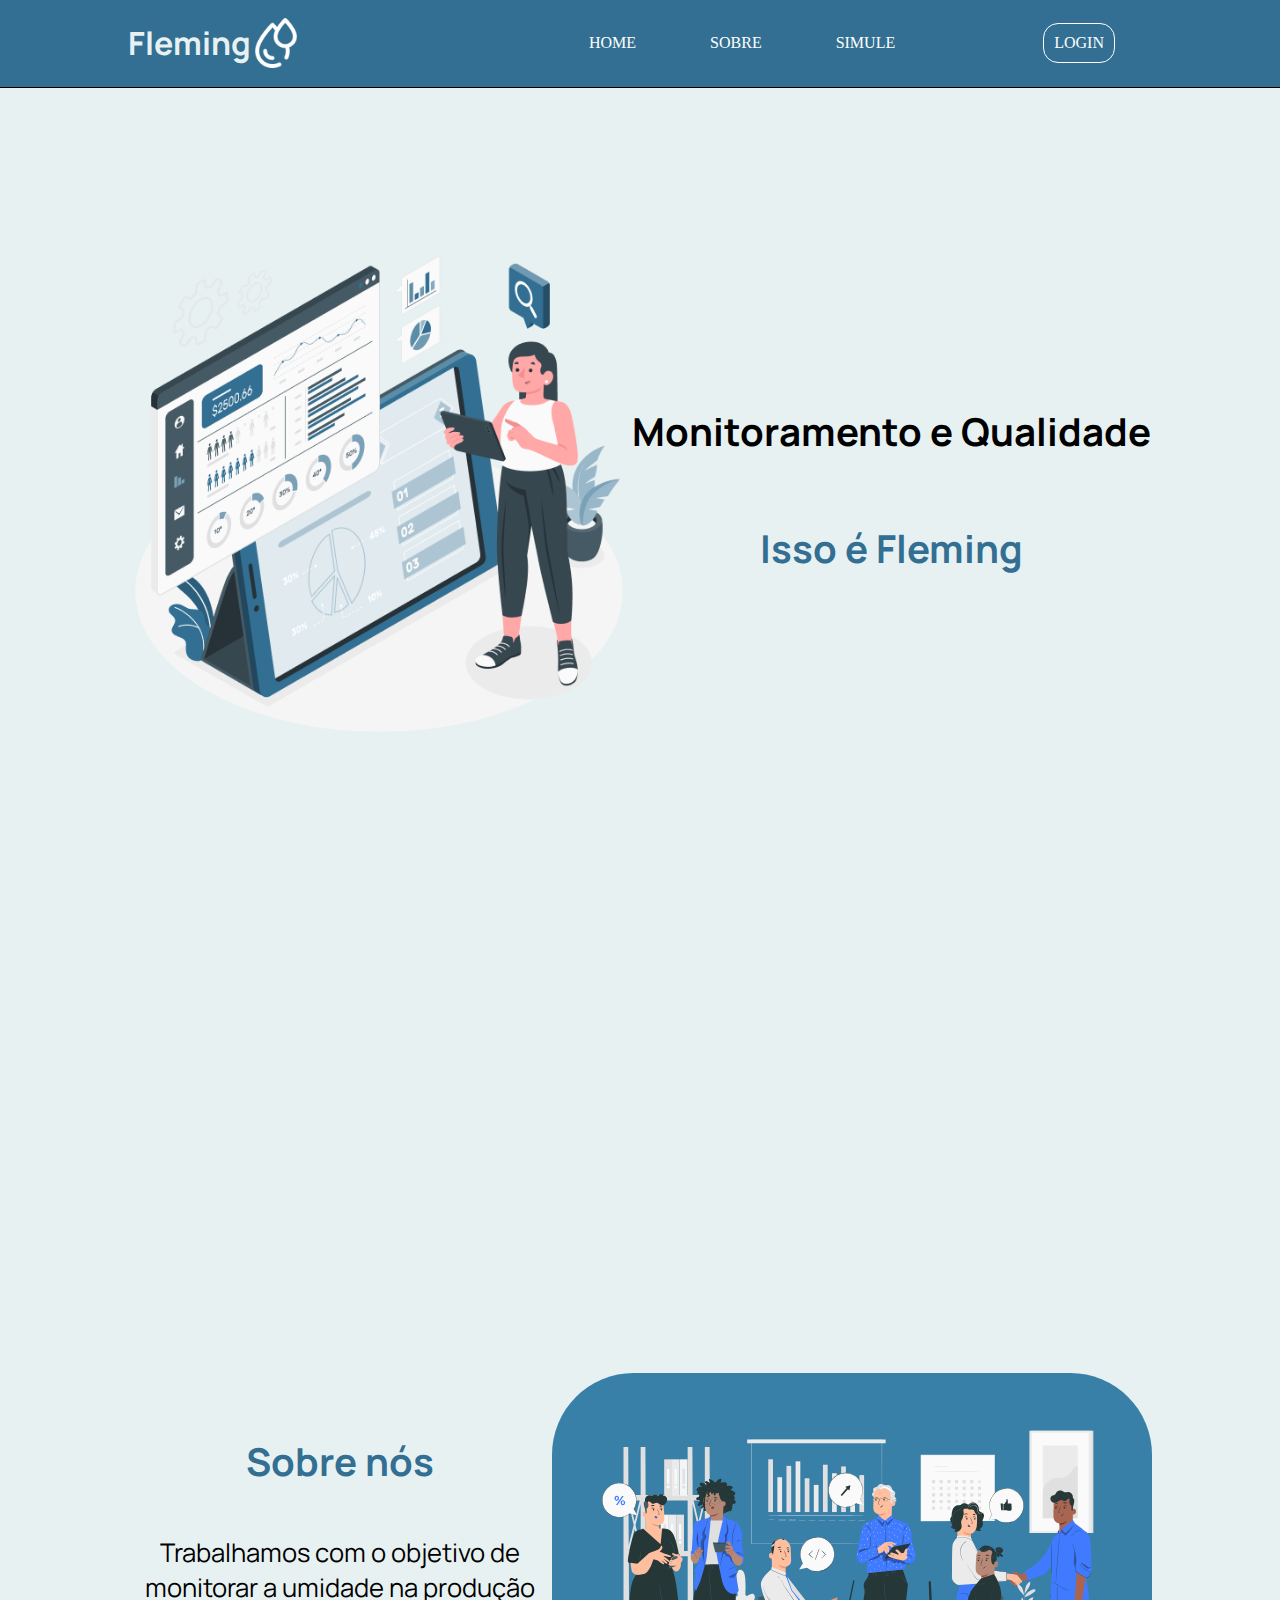
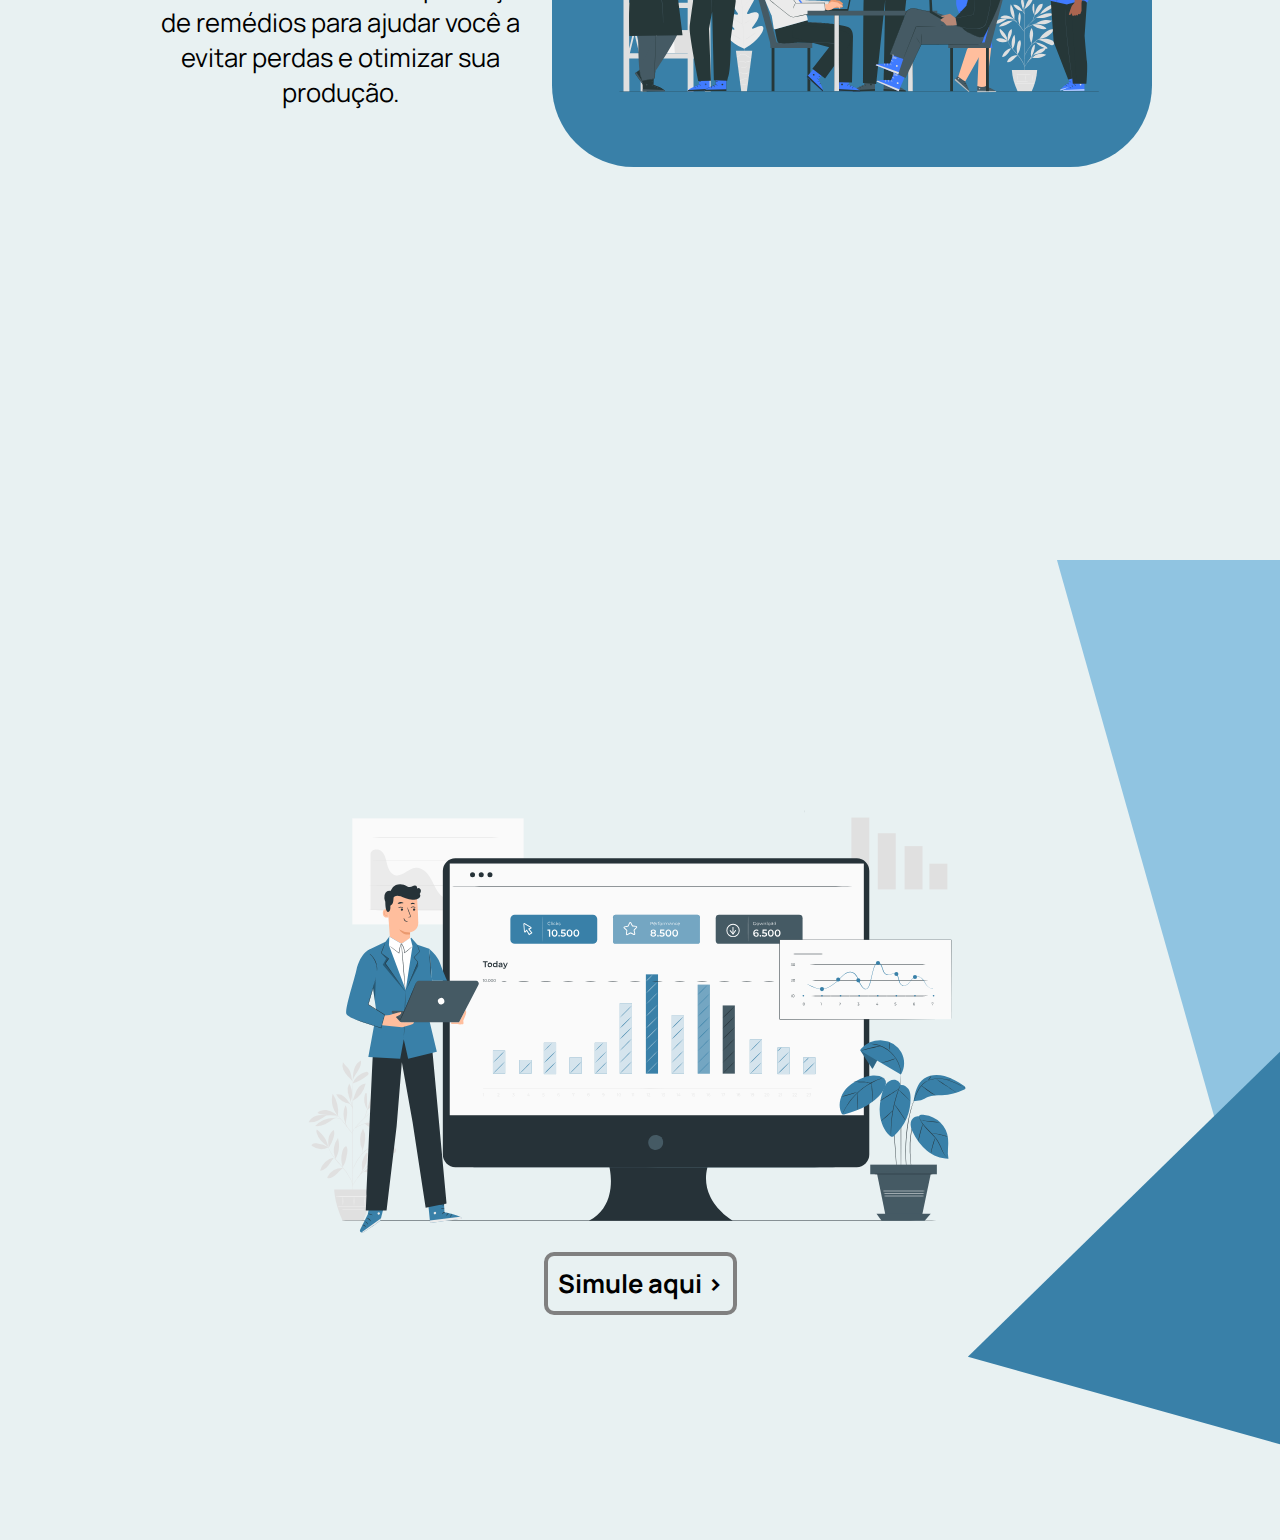
<file: index.html>
<!DOCTYPE html>
<html lang="pt">
<head>
    <meta charset="UTF-8">
    <meta http-equiv="X-UA-Compatible" content="IE=edge">
    <meta name="viewport" content="width=device-width, initial-scale=1.0">
    <link rel="stylesheet" href="institucional.css">
    <title>Fleming</title>
</head>
<body>
    <header class="header">
         <div class="container">
            <span class="logo">
                <h1>Fleming</h1>
                <img src="imagens/Img_Icon_Logo.png" alt="icone_logo">
            </span>
            
            <ul class="navbar">
                <li><a href="#home">HOME</a></li>
                <li><a href="#sobre">SOBRE</a></li>
                <li><a href="#simule">SIMULE</a></li>
                <li></li>
                <li id="login_botao"><a href="">LOGIN</a></li>
            </ul>

         </div>
    </header>
    
    <section id="home">
        <div class="container">
            <div class="caixas">
                <div class="box">
                    <img src="imagens/img_home.png" alt="img_home">
                </div>
                <div class="box">
                    <h2>Monitoramento e Qualidade</h2>
                    <h2 id="isso">Isso é Fleming</h2>
                </div>
            </div>
        </div>
    </section>

    <section id="sobre">
        <div class="container">
            <div class="caixas">
                <div class="box">
                    <h1>Sobre nós</h1>
                    <h2>Trabalhamos com o objetivo de monitorar a umidade na produção de remédios para ajudar você a evitar perdas e otimizar sua produção.</h2>
                </div>
                <div class="box">
                    <img src="imagens/img_sobre.svg" alt="img_sobre">
                </div>

            </div>
        </div>
    </section>

    <section id="simule">
        <div class="container">
            <div class="background">
                <div class="caixas">
                    <div class="box"> 
                    <img src="imagens/Img_simule.svg" alt="img_simule">
                    </div>
                    <span><a href="#home">Simule aqui  ></a></span>
                </div>
            </div>
        </div>      
    </section>

</body>
</html>
</file>
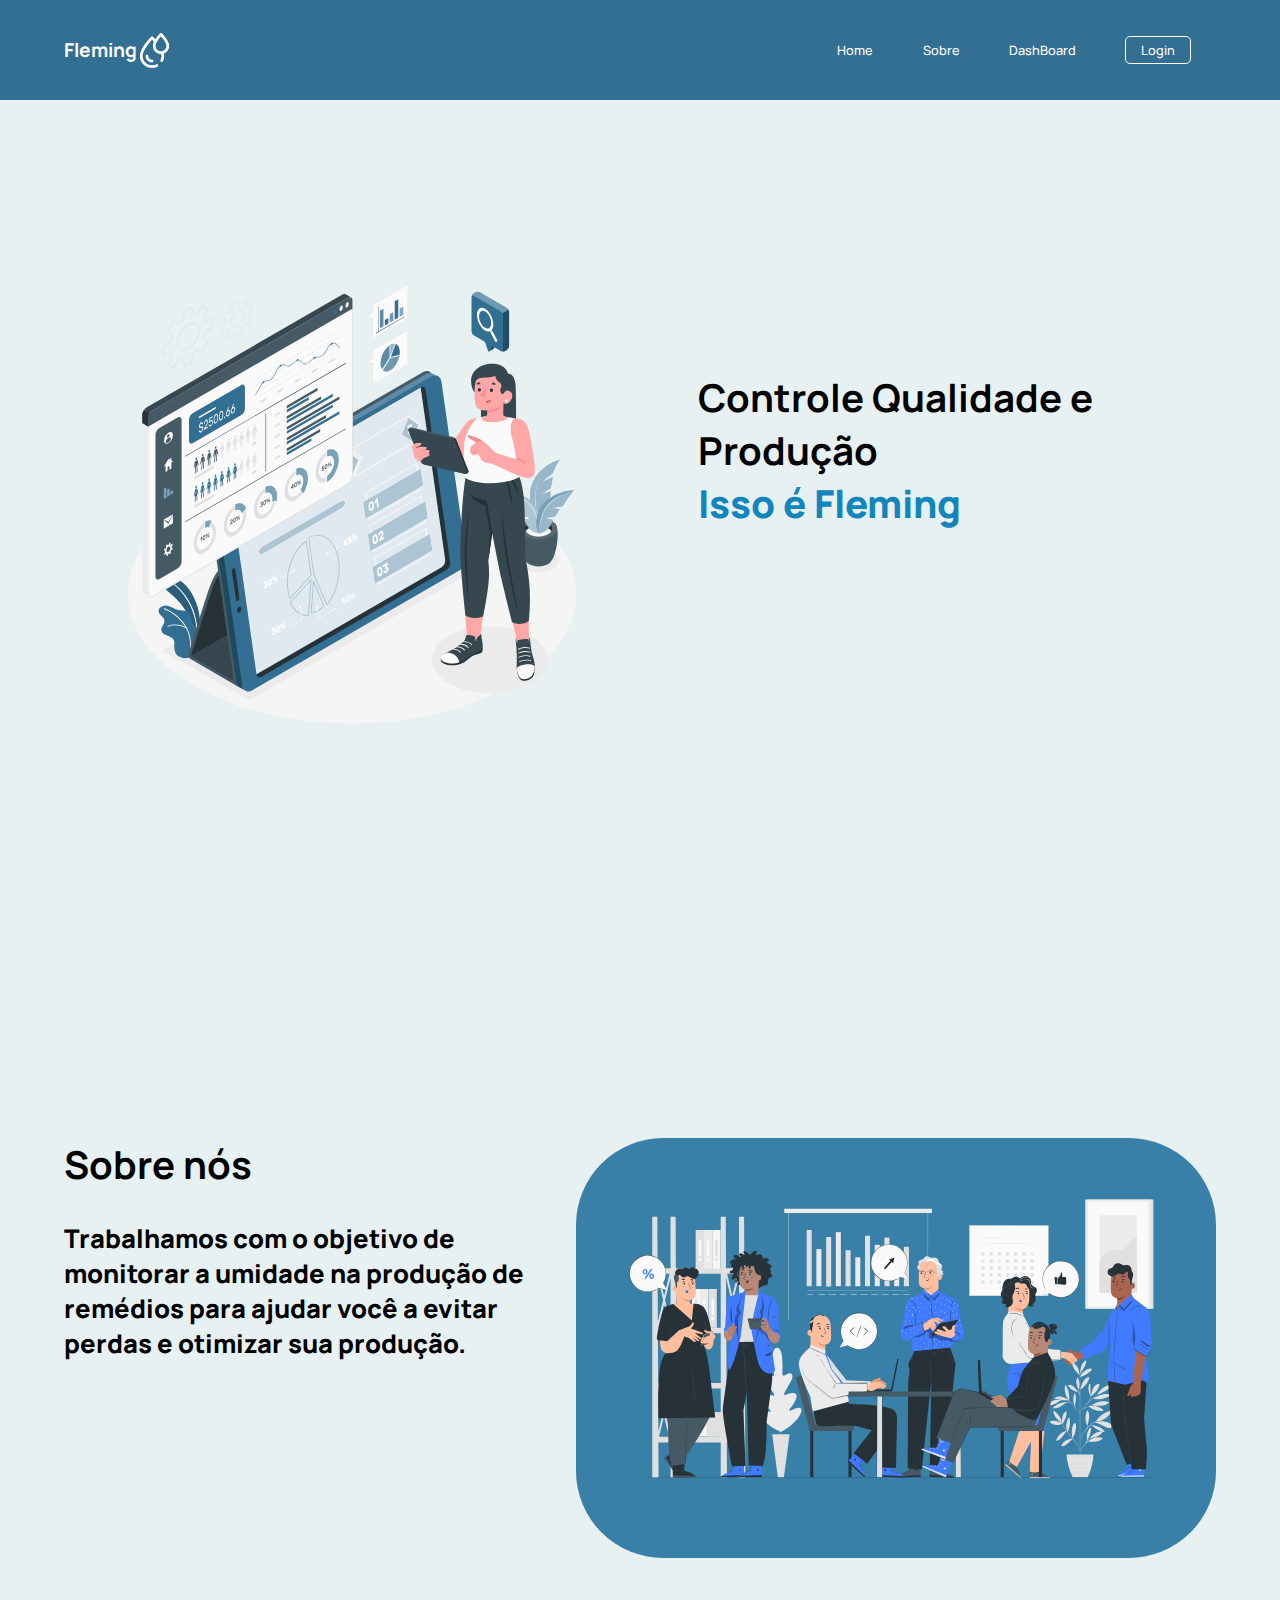
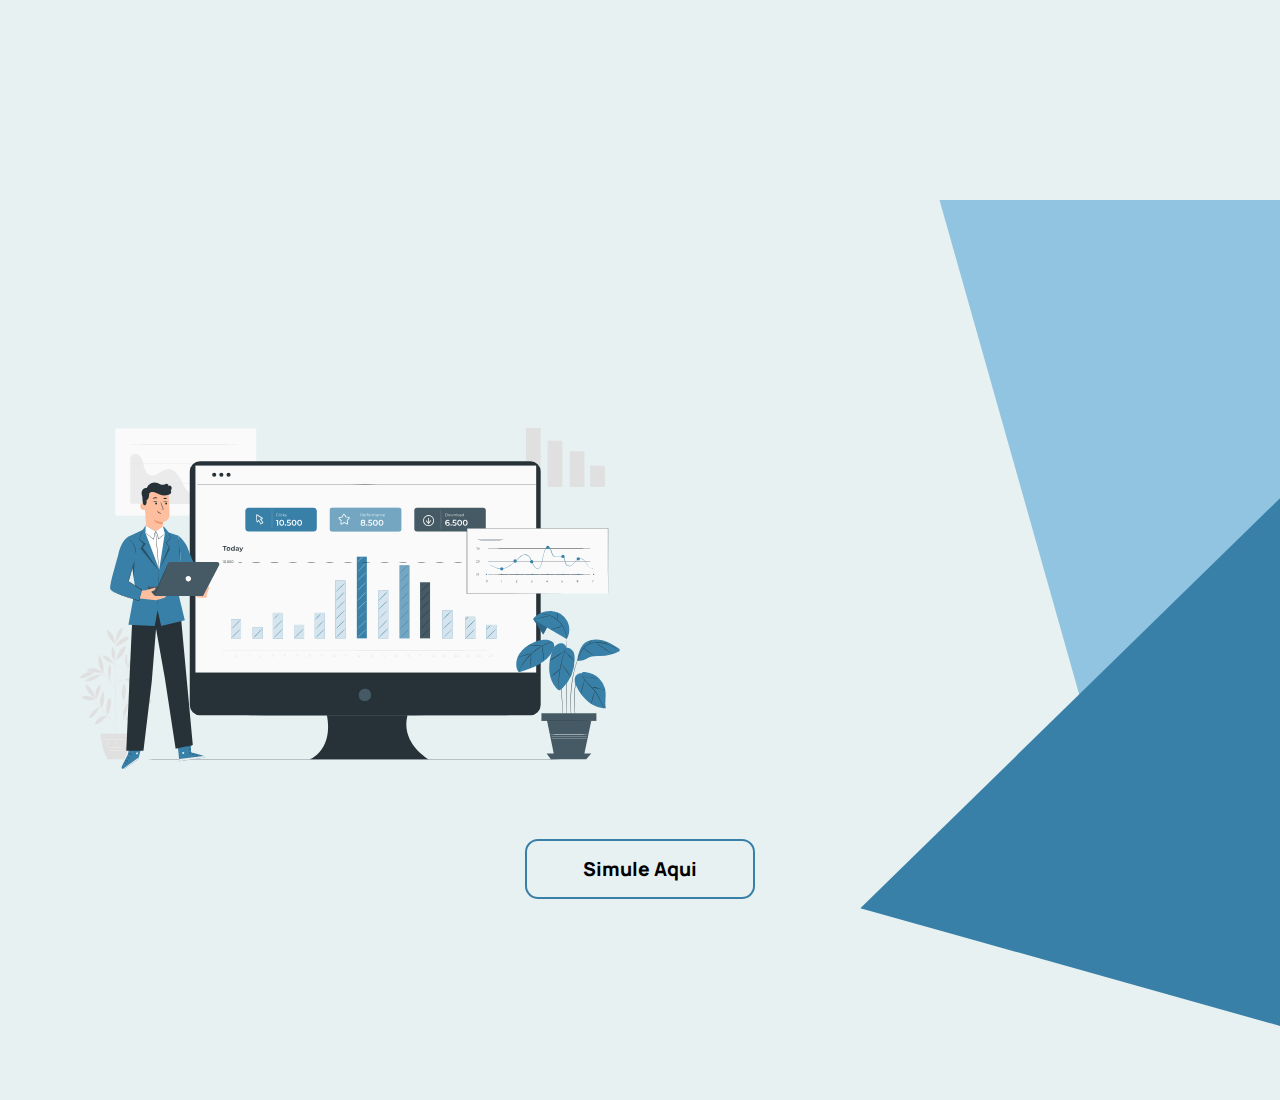
<file: Nova pasta/index.html>
<!DOCTYPE html>
<html lang="pt-br">
  <head>
    <meta charset="UTF-8" />
    <meta http-equiv="X-UA-Compatible" content="IE=edge" />
    <meta name="viewport" content="width=device-width, initial-scale=1.0" />
    <link rel="stylesheet" href="style.css" />
    <link
      rel="shortcut icon"
      href="assets/Img_Icon_Logo.png"
      type="image/x-icon" />
    <title>Fleming</title>
  </head>
  <body>
    <header>
      <nav class="container">
        <span class="span-logo"
          ><h1>Fleming</h1>
          <img
            class="img-logo-gota"
            src="assets/Img_Icon_Logo.png"
            alt="logoGotas"
        /></span>

        <ul class="navbar">
          <a href="#Home"><li>Home</li></a>
          <a href="#Sobre"><li>Sobre</li></a>
          <a href="#DashBoard"><li>DashBoard</li></a>
          <a href="login.html"><li class="efect">Login</li></a>
        </ul>
      </nav>
    </header>
    <section class="container section-container" id="Home">
      <div class="img-home">
        <img src="assets/Img_Home.svg" alt="ImagemHome" />
      </div>
      <div class="slogam-home">
        <h2>
          Controle Qualidade e Produção
          <br /><span class="efect-fleming">Isso é Fleming</span>
        </h2>
      </div>
    </section>
    <section class="container section-container" id="Sobre">
      <div class="container-sobre">
        <div class="container-sobre-nós">
          <h2>Sobre nós</h2>
          <p>
            Trabalhamos com o objetivo de monitorar a umidade na produção de
            remédios para ajudar você a evitar perdas e otimizar sua produção.
          </p>
        </div>
        <div class="img-sobre">
          <img src="assets/Img_Sobre.svg" alt="ImagemRepresentativaEquipe" />
        </div>
      </div>
    </section>
    <section class="section-container" id="DashBoard">
      <div class="container">
        <div class="img-dash-board">
          <img src="assets/Img_DashBoard.svg" alt="ImagemDashBoard" />
        </div>
        <div class="container-dash-board">
          <div class="button-simule-aqui">
            <a href="#">Simule Aqui</a>
          </div>
        </div>
      </div>
    </section>
  </body>
</html>
</file>
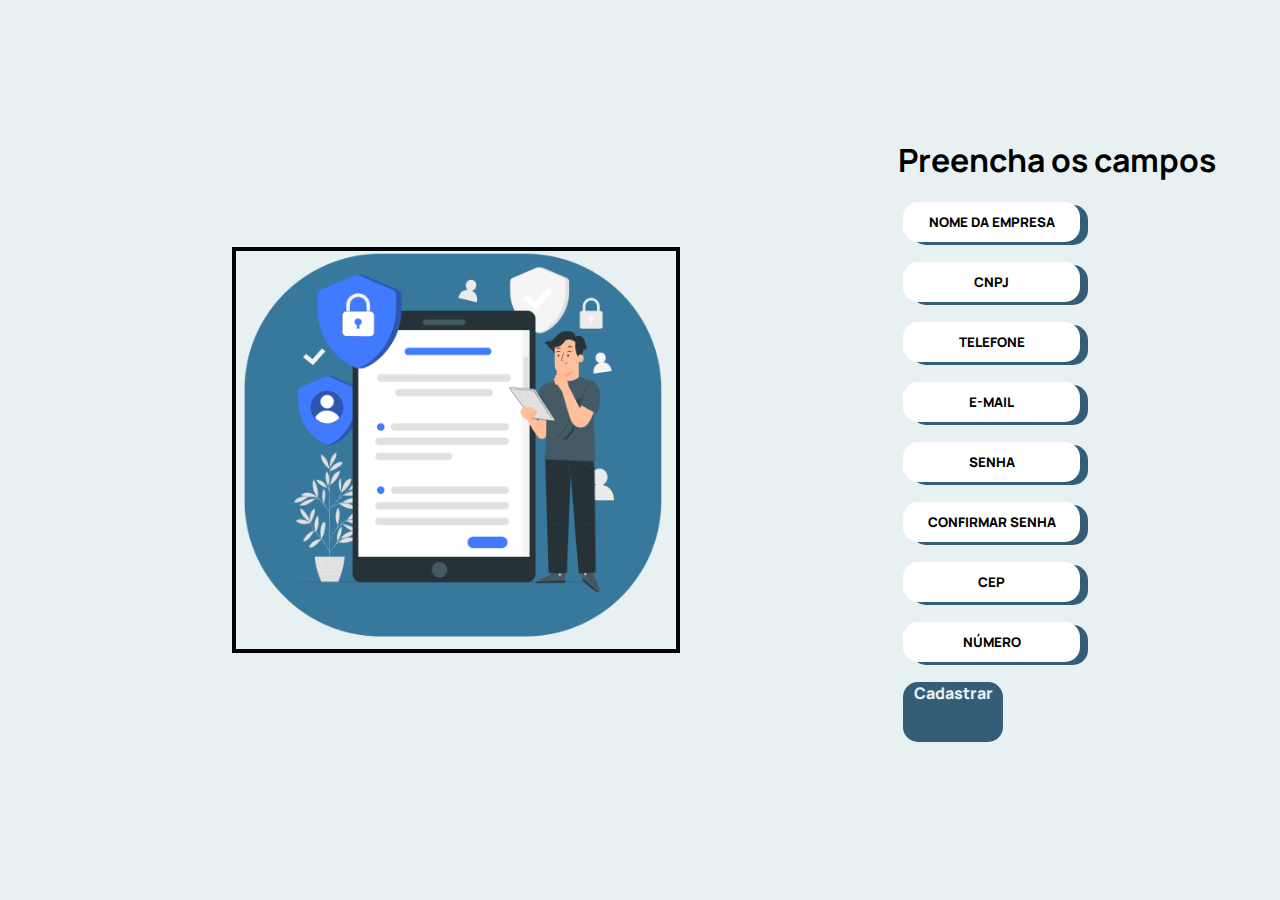
<file: Nova pasta/cadastro.html>
<!DOCTYPE html>
<html lang="en">
<head>
    <meta charset="UTF-8">
    <meta http-equiv="X-UA-Compatible" content="IE=edge">
    <meta name="viewport" content="width=device-width, initial-scale=1.0">
    <link rel="shortcut icon" href="assets/Img_Icon_Logo.png" type="image/x-icon">
    <link rel="stylesheet" href="cadastro.css">
    <title>Fleming</title>
</head>
<body>
    <section class="container">
        <div class="caixa">
            <img src="assets/img_cadastro.png" alt="img_cadastro">
        </div>
        <div class="caixas">
          
            <div class="caixa">
                 <div class="header"><h1>Preencha os campos</h1></div>
                <div class="input1">
                    <span><input type="text" placeholder="NOME DA EMPRESA" id="nome"></span>
                    <span><input type="text" placeholder="CNPJ" id="cnpj"></span>
                    <span><input type="text" placeholder="TELEFONE"></span>
               
                
                    <span><input type="text" placeholder="E-MAIL"></span>
                    <span><input type="text" placeholder="SENHA"></span>
                    <span><input type="text" placeholder="CONFIRMAR SENHA"></span>
                
                
                    <span><input type="text" placeholder="CEP"></span>
                    <span><input type="text" placeholder="NÚMERO"></span>
                    <div class="button"><a href="#">Cadastrar</a></div>
                </div>
            </div>
        </div>
        
    </section>
    

</body>
</html>
</file>
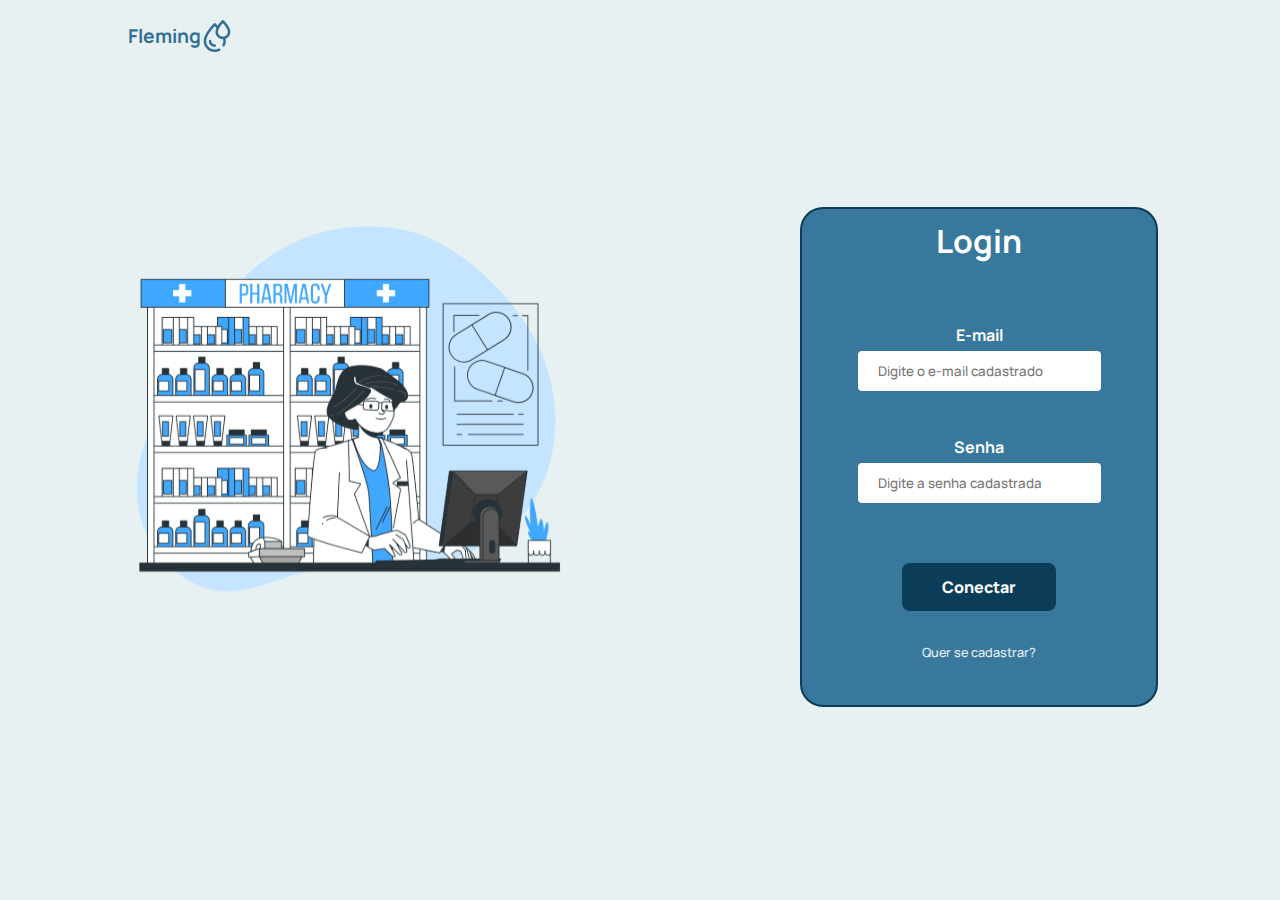
<file: Nova pasta/login.html>
<!DOCTYPE html>
<html lang="pt-br">
  <head>
    <meta charset="UTF-8" />
    <meta http-equiv="X-UA-Compatible" content="IE=edge" />
    <meta name="viewport" content="width=device-width, initial-scale=1.0" />
   <link rel="shortcut icon" href="assets/Img_Icon_Logo.png" type="image/x-icon">
    <link rel="stylesheet" href="loginStyle.css" />
    <title>Fleming</title>
  </head>
  <body>
    <div class="containerLogo">
      <span class="span-logo"
          ><a href="index.html"><h1>Fleming</h1></a>
          <img
            class="img-logo-gota"
            src="assets/Img-logo-azul.png"
            alt="logoGotas"
        /></span>
    </div>
    <section class="sectionLogin">
      <div class="containerLogin">
        <div class="containerImgLogin">
          <img src="assets/Img_Login.svg" alt="Imagem de Login" />
        </div>
        <div class="containerTextLogin">
          <div><h2>Login</h2></div>
          <div class="containerInput">
            <label for="">E-mail</label>
            <input placeholder="Digite o e-mail cadastrado" type="text" class="input1 "/>
            <label for="">Senha</label>
            <input type="password" placeholder="Digite a senha cadastrada" />
          </div>
          <div class="buttonLogin"><a href="#">Conectar</a></div>
          <div class="cadastro"><a href="#"> Quer se cadastrar? </a> </div>
        </div>

      </div>
      </div>
        
    </section>
  </body>
</html>
</file>
<file: institucional.css>
@import url('https://fonts.googleapis.com/css2?family=Manrope:wght@500;700;800&display=swap');

body{
    margin:0;
    background-color: #E8F1F2;
    
}
html {
    scroll-behavior: smooth;
}
::-webkit-scrollbar {
    width: 3px;

}

::-webkit-scrollbar-thumb {
    visibility: 3px;
}

::-webkit-scrollbar-thumb {
    background-color:#326F92;
    height: 3px;
}
/*-------------------------------------------------------*/
.header{
    color: #E8F1F2;
    border-bottom: solid 1px #000;
    background-color: #326F92;
    position: fixed;
    width: 100%;
    margin: auto;
    
}
.container{
    width: 80%;
    margin: auto;
}
.header img{
    width: 50px;
    height: 50px;
}
.header .container{
    display: flex;
    justify-content: space-between;
    
}
.header h1{
    padding: 0;
    display: flex;
    font-family: 'Manrope', sans-serif;
}
.logo {
    display: flex;
    align-items: center;
    width: auto;
}
.navbar{
    display: flex;
    width: 600px;
    justify-content: space-around;
    color: #fff;
    list-style: none;
    align-items: center;
    

}
.navbar #login_botao{
    padding: 10px;
    border: solid #fff 1px;
    border-radius: 15px;
}
.navbar a{
   color: #fff;
   text-decoration: none; 
}
/*------------------------------------*/

#home .box img{
    width: 500px;
   
}
#home{
    display: flex;
    align-items: center;
    height: 100vh;
    padding: 40px 0;
    margin: auto;
}

#home .container .caixas{
    display: flex;
}

.box {
    margin: auto;
    display: flex;
    flex-direction: column;
    align-items: center;
}
#home h2{
    text-align: center;
    color: #000;
    font-family: 'Manrope', sans-serif;
    font-weight: 700;
    font-size: 3vw;
}
#home #isso{
    
    color: #326F92;
}

/*--------------------------------------*/

#sobre{
    display: flex;
    align-items: center;
    height: 100vh;
    padding: 40px 0;
    margin-top: 100px;
}
#sobre .box img{
    width: 600px;
}

#sobre .container .caixas{
    display: flex;
}

#sobre h2{
    text-align: center;
    color: #000;
    font-family: 'Manrope', sans-serif;
    font-weight: 400;
    font-size: 2vw;

}
#sobre h1{
    color: #326F92;
    font-family: 'Manrope', sans-serif;
    font-weight: 700;
    font-size: 3vw;
}
/*----------------------------------------------------------*/
#simule{
    display: flex;
    align-items: center;
    height: 100vh;
    padding: 40px 0;
    margin-top: 100px;
    background-image: url(imagens/Img-Fundo-simule.svg);
    background-size: cover 30px;
}

#simule .container .caixas{
    display: flex;
    flex-direction: column;
}

#simule a{  
    text-decoration: none;    
    color: #000;
    font-family: 'Manrope', sans-serif;
    font-weight: 700;
    font-size: 2vw;
}
#simule span{
    border: solid 4px grey ;
    border-radius: 10px;
    padding: 10px;
    display: flex;
    margin: auto;
    
    
}
#simule .box img{
    width: 700px;
}
</file>
<file: Nova pasta/style.css>
/*Importando o tipo de font das Letras*/
@import url('https://fonts.googleapis.com/css2?family=Manrope:wght@500;700;800&display=swap');
/*Resetando Padrões*/
* {
    margin: 0;
    padding: 0;
    list-style: none;
    text-decoration: none;
    box-sizing: border-box;
    color: inherit;
}
body{
    background-color: #E8F1F2;
}
.container {
    width: 90%;
    margin: auto;
}
html {
    scroll-behavior: smooth;
}
::-webkit-scrollbar {
    width: 3px;

}

::-webkit-scrollbar-thumb {
    visibility: 3px;
}

::-webkit-scrollbar-thumb {
    background-color:#3980A8;
    height: 3px;
}
/*Header*/
header{
    display: flex;
    width: 100%;
    height: 100px;
    background-color: #326F92;
    color: #FFFFFF;
    position: fixed;
    
}
 nav{
    display: flex;
    justify-content: space-between; 
    align-items: center;
    
}

nav h1{
    font-family: 'Manrope', sans-serif;
    font-weight: 700;
    font-size: 1.5vw;
    
}
.navbar{
    display: flex;
    justify-content: space-around;
    align-items: center;
    width: 35%;
  
    font-family: 'Manrope', sans-serif;
    font-weight: 500;
    font-size: 1vw;
}
.efect{
    border: solid 1px #FFFFFF;
    border-radius: 5px;
    padding: 4px 15px;
}
li:hover{
    color: black;
    transition: 0.5s;
    pointer-events: visible;
}
.efect:hover{
    border-color: black;
    transition: 0.5s;
}

.span-logo{
    display: flex;
    align-items: center;
    width: auto;
    
}
.img-logo-gota{
   width: 40%;
   height: 35px;
}
/*Home*/
.section-container{
    height:100vh;
    display: flex;
    justify-content: space-around;
    align-items: center;
}

.img-home{
    width: 40%;
    height: 40%;
}
h2{
    font-family: 'Manrope', sans-serif;
    font-weight: 700;
    font-size: 3vw;
}
.slogam-home{
    height: auto;
    width: 40%;
}
.efect-fleming{
    font-family: 'Manrope', sans-serif;
    font-weight: 800;
    color: #1285BC;
}
/*Sobre*/
.container-sobre{
    display: flex;
    justify-content: center;
  
}
 .container-sobre-nós p{
    font-family: 'Manrope',sans-serif;
    font-weight: 800;
    font-size: 2vw;
    margin-top: 30px; 
}
.img-sobre img{
   height: auto;
   width: 50vw;
}
/*DashBoard*/
#DashBoard{
    background-image: url(assets/Img-Fundo-DashBoard.svg);
    background-size: cover;
    height: 100vh;
}
.img-dash-board img{
    height: auto;
    width: 45vw;
}
.button-simule-aqui{
    display: flex;
    width: 20%;
    height: 60px;

    font-family: 'Manrope', sans-serif;
    font-weight: 800;
    font-size: 1.5vw;

    justify-content: center;
    align-items: center;
    
    margin-top: 50px;

    border: solid 2px #3980A8;
    border-radius: 13px;
}
.button-simule-aqui:hover{
    color: #1285BC;
    transition: 1.5s;
}
.container-dash-board{
    display: flex;
    justify-content: center;
}
</file>
<file: Nova pasta/cadastro.css>
/*Importando o tipo de font das Letras*/
@import url('https://fonts.googleapis.com/css2?family=Manrope:wght@500;700;800&display=swap');

/*Resetando Padrões*/
* {
    margin: 0;
    padding: 0;
    list-style: none;
    text-decoration: none;
    box-sizing: border-box;
    color: inherit;
}
body {
    background-color: #E8F1F2;
}

/*--------------------------------------------------------------------------------------------*/

.container{
    display: flex;
    width: 90%;
    height: 100vh;
    margin: auto;
    justify-content: center;
    align-items: center;
 
}

.caixas{
    display: flex;
    justify-content: center;
    
    
}
.caixa img{
    margin-right: 50px ;
    height: auto;
    width: 35vw;
    border: #000 4px solid;
}
.header{
    color: #000;
    font-family: 'Manrope';
    font-weight: 800;
}
.caixa {
    margin: auto;
    display: flex;
    flex-direction: column;
    justify-content: space-around;
    
}
input{
    border-radius: 15px;
    border: none;
    height: 40px;
    box-shadow: 8px 3px #345E77;
}
.input1{
    display: flex;
    flex-direction: column;
    justify-content: space-between;
    padding: 20px 5px;
    
}
.input1 span{
    width: 40px;
    height: 60px;
    
}


::placeholder{
    font-family: 'Manrope';
    font-weight: 800;
    color: #000;
    text-align: center;
}

.button{
    display: flex;
    align-items: baseline;
}
.button a{
    font-family: 'Manrope';
    font-weight: 800;
    color: #E8F1F2;
    border-radius: 15px;
    width: 100px;
    height: 60px;
    background-color: #345E77;
    text-align: center;

}
</file>
<file: Nova pasta/loginStyle.css>
/*Importando o tipo de font das Letras*/
@import url('https://fonts.googleapis.com/css2?family=Manrope:wght@500;700;800&display=swap');

/*Resetando Padrões*/
* {
    margin: 0;
    padding: 0;
    list-style: none;
    text-decoration: none;
    box-sizing: border-box;
    color: inherit;
}

body {
    background-color: #E8F1F2;
}

.sectionLogin{
    display: flex;
    width: 90%;
    height: 90vh;
    margin: auto;
    justify-content: center;
    align-items: center;
}

.containerLogin{
    display: flex;
    width: 90%;
    height: auto;
  
   justify-content: space-between;
    
}
.containerImgLogin{
    width: auto;
}
.containerImgLogin img{
    height: auto;
    width: 35vw;
}

.containerTextLogin{
    display: flex;
    width: 28vw;
    height: 500px;
    
    background-color: #38789D;
    border-radius: 23px;
    align-items: center;
   
    flex-direction: column;
    border: #0B3C58 2px solid;
}
.containerTextLogin h2{
    font-family: 'Manrope';
    font-weight: 700;
    font-size: 2rem;
    margin-top: 10px;
    
        color: #FFFFFF;
}

.containerInput{

    display: flex;
    flex-direction: column;
    justify-content: center;
    align-items: center;
    width: 416px;
    height: 300px;
    
}
.containerInput input{
    outline: unset;
    border: none;

    width: 19vw;
    height: 38px;
    border-radius: 4px;
    padding: 20px;

    font-family: 'Manrope';
    font-weight: 500;
    color: #0B3C58;
    
}
.containerInput input:focus{
    background-color: #E8F1F2;
}
label{
    font-family: 'Manrope';
    font-weight: 700;
    color: #FFFFFF;

    margin-bottom: 5px;
}
.containerInput .input1{
    margin-bottom: 45px;
}
.buttonLogin{
    display: flex;

    font-family: 'Manrope';
    font-weight: 800;
    color: #FFFFFF;

    width: 12vw;
    height: 48px;

    background-color:#0B3C58;
    justify-content: center;
    align-items: center;
    border-radius: 8px;

    margin-bottom: 32px;
}

.buttonLogin:hover{
    background-color:#345E77;
    transition: 1s;
    
}
.containerLogo{
    width: 80%;
    margin: auto;
}
.span-logo {
    display: flex;
    align-items: center;
    margin-top: 20px;
    
}

h1 {
    font-family: 'Manrope', sans-serif;
    font-weight: 700;
    font-size: 1.5vw;
    color: #326F92;
}

.cadastro {
    font-family: 'Manrope', sans-serif;
    font-weight: 500;
    font-size: 0.99vw;
    color: #E8F1F2;
}
</file>
